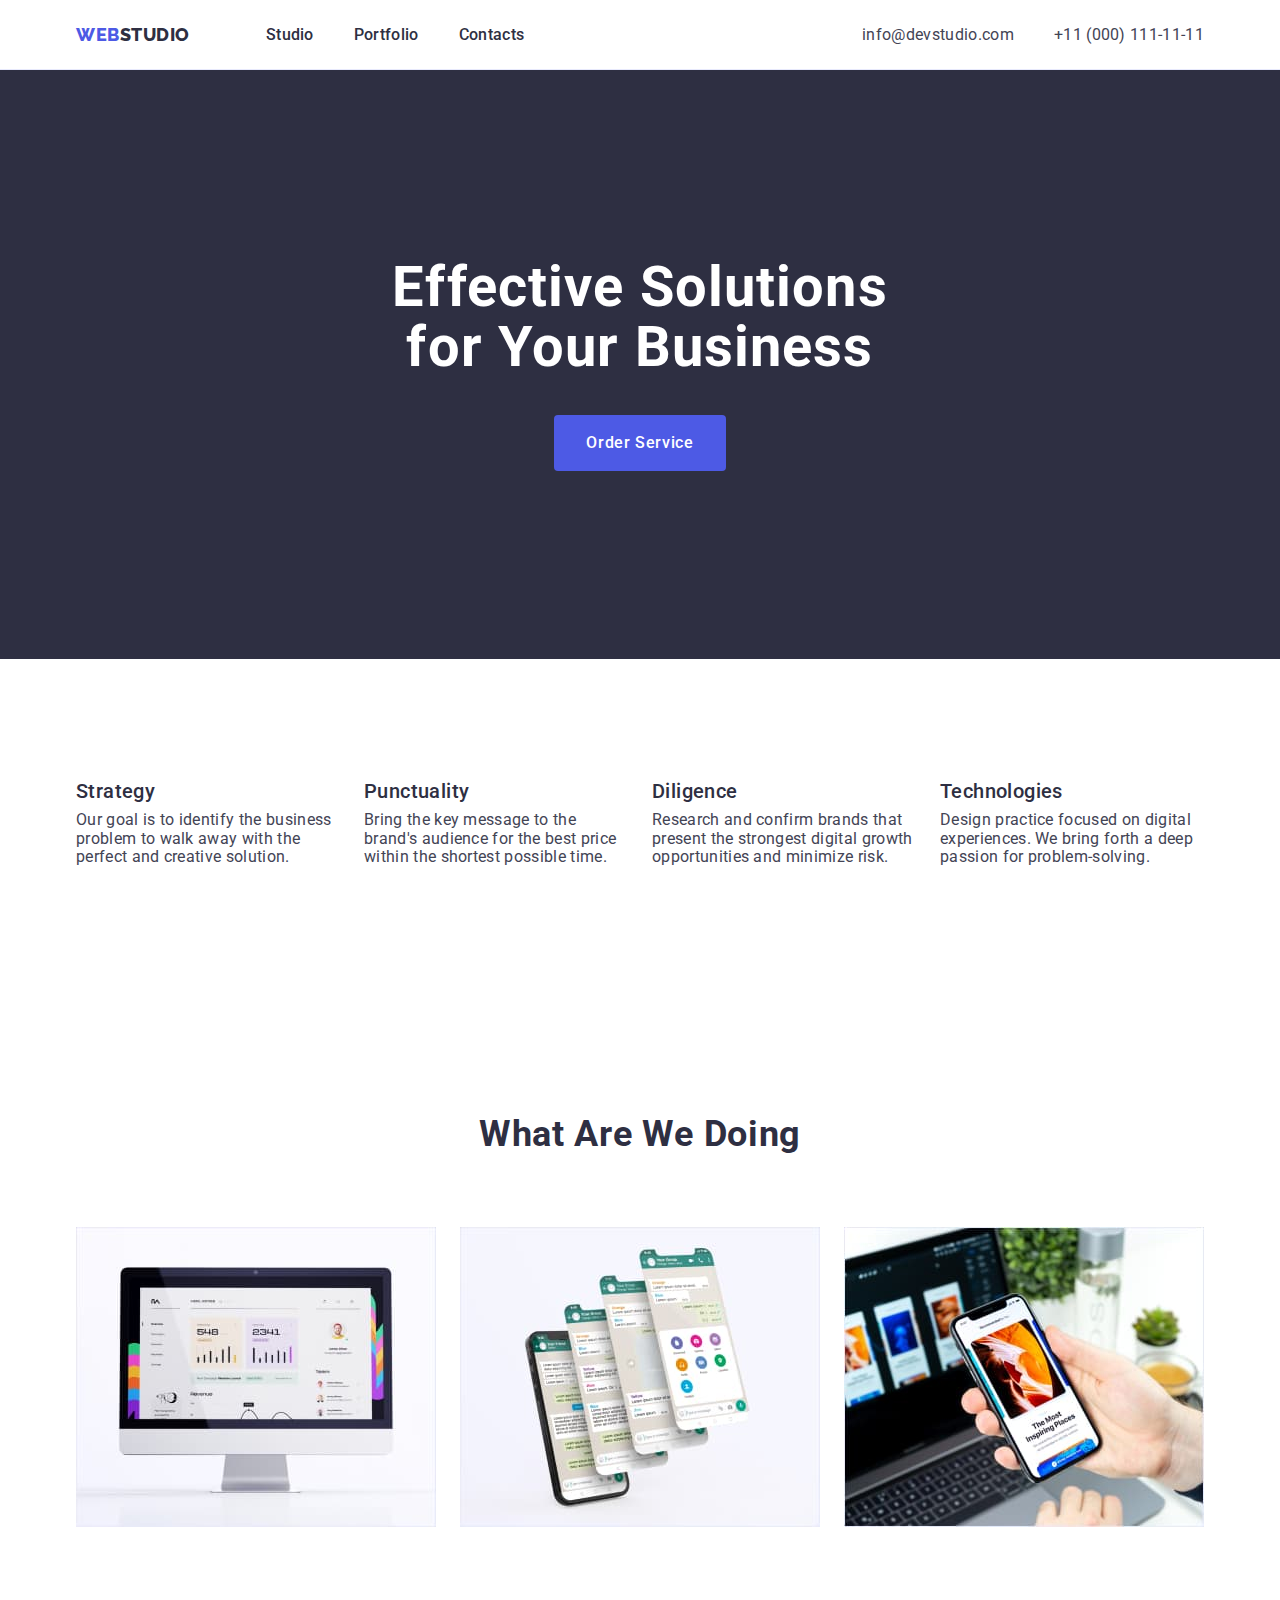
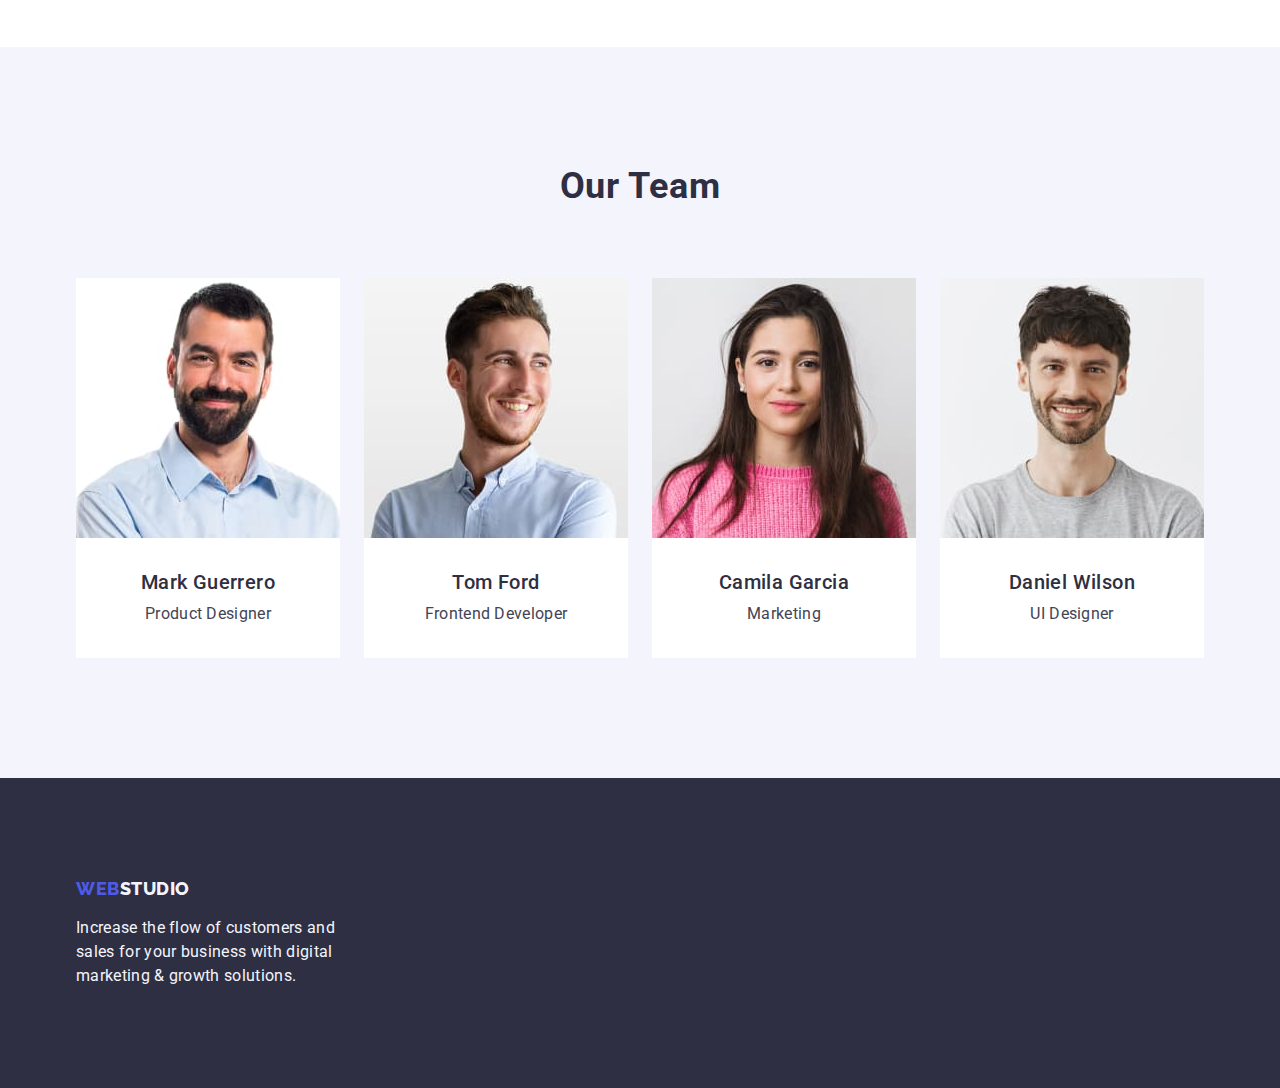
<file: index.html>
<!DOCTYPE html>
<html lang="en">

<head>
    <meta charset="UTF-8">
    <meta http-equiv="X-UA-Compatible" content="IE=edge">
    <meta name="viewport" content="width=device-width, initial-scale=1.0">
    <title>WEBSTUDIO</title>
    <link rel="stylesheet"
        href="https://cdnjs.cloudflare.com/ajax/libs/modern-normalize/2.0.0/modern-normalize.min.css" />
    <link rel="stylesheet" href="./css/styles.css" />
    <link rel="preconnect" href="https://fonts.googleapis.com">
    <link rel="preconnect" href="https://fonts.gstatic.com" crossorigin>
    <link href="https://fonts.googleapis.com/css2?family=Raleway:wght@800&family=Roboto:wght@400;500;700&display=swap"
        rel="stylesheet">
</head>

<body>
    <header class="header">
        <div class="container main-nav">
            <nav class="nav-link">
                <a href="./index.html" class="logo link">Web<span class="studio">Studio</span></a>
                <ul class="site-nav list">
                    <li class="item"><a href="./index.html" class="link">Studio</a></li>
                    <li class="item"><a href="./portfolio.html" class="link">Portfolio</a></li>
                    <li class="item"><a href="" class="link">Contacts</a></li>
                </ul>
            </nav>
            <address class="italic">
                <ul class="contakt list">
                    <li class="item"><a href="mailto:info@devstudio.com" class="link">info@devstudio.com</a></li>
                    <li class="item"><a href="tel:+110001111111" class="link">+11 (000) 111-11-11</a></li>
                </ul>
            </address>
        </div>
    </header>
    <main>

        <section class="title-big">
            <div class="container">
                <h1 class="hero">Effective Solutions for Your Business</h1>
                <button type="button" class="button">Order Service</button>
            </div>
        </section>

        <section class="section-strategy">
            <div class="container">
                <h2 class="visually-hidden">title</h2>
                <ul class="list title-site">
                    <li class="item">
                        <h3 class="section-title text-text">Strategy</h3>
                        <p class="text-text">Our goal is to identify the business
                            problem to walk away with the perfect and creative solution.</p>
                    </li>
                    <li class="item">
                        <h3 class="section-title text-text">Punctuality</h3>
                        <p class="text-text">Bring the key message to the brand's audience for the best price within the
                            shortest
                            possible
                            time.
                        </p>
                    </li>
                    <li class="item">
                        <h3 class="section-title text-text">Diligence</h3>
                        <p class="text-text">Research and confirm brands that present the strongest digital growth
                            opportunities
                            and minimize
                            risk.</p>
                    </li>
                    <li class="item">
                        <h3 class="section-title text-text">Technologies</h3>
                        <p class="text-text">Design practice focused on digital experiences. We bring forth a deep
                            passion
                            for
                            problem-solving.
                        </p>
                    </li>

                </ul>
            </div>
        </section>

        <section class="section">
            <div class="container">
                <h2 class="section-title font-top-title central">What are we doing</h2>
                <ul class="list foto-type">
                    <li class="item"><img class="foto" src="./images/img-1.jpg" alt="monitor" width="360"></li>
                    <li class="item"><img class="foto" src="./images/img-2.jpg" alt="telefon z vigrutoj programoj"
                            width="360"></li>
                    <li class="item"><img class="foto" src="./images/img-3.jpg" alt="telefon" width="360"></li>
                </ul>
            </div>
        </section>

        <section class="section-page">
            <div class="container">
                <h2 class="section-title font-top-title team">Our Team</h2>
                <ul class="list team-people">
                    <li class="item">
                        <img class="foto" src="./images/img-4.jpg" alt="Product Designer" width="264">
                        <div class="emploi">
                            <h3 class="section-title h-title">Mark Guerrero</h3>
                            <p class="text">Product Designer</p>
                        </div>
                    </li>
                    <li class="item">
                        <img class="foto" src="./images/img-5.jpg" alt="Frontend Developer" width="264">
                        <div class="emploi">
                            <h3 class="section-title h-title">Tom Ford</h3>
                            <p class="text">Frontend Developer</p>
                        </div>
                    </li>
                    <li class="item">
                        <img class="foto" src="./images/img-6.jpg" alt="Marketing" width="264">
                        <div class="emploi">
                            <h3 class="section-title h-title">Camila Garcia</h3>
                            <p class="text">Marketing</p>
                        </div>
                    </li>
                    <li class="item">
                        <img class="foto" src="./images/img-7.jpg" alt="UI Designer" width="264">
                        <div class="emploi">
                            <h3 class="section-title h-title">Daniel Wilson</h3>
                            <p class="text">UI Designer</p>
                        </div>
                    </li>
                </ul>
            </div>
        </section>
    </main>
    <footer class="footer">
        <div class="container footer-section">
            <a href="./index.html" class="logo link">Web<span class="studio-log">Studio</span></a>
            <p class="font font-footer">Increase the flow of customers and sales for your business with digital
                marketing &
                growth
                solutions.</p>
        </div>
    </footer>
</body>

</html>
</file>
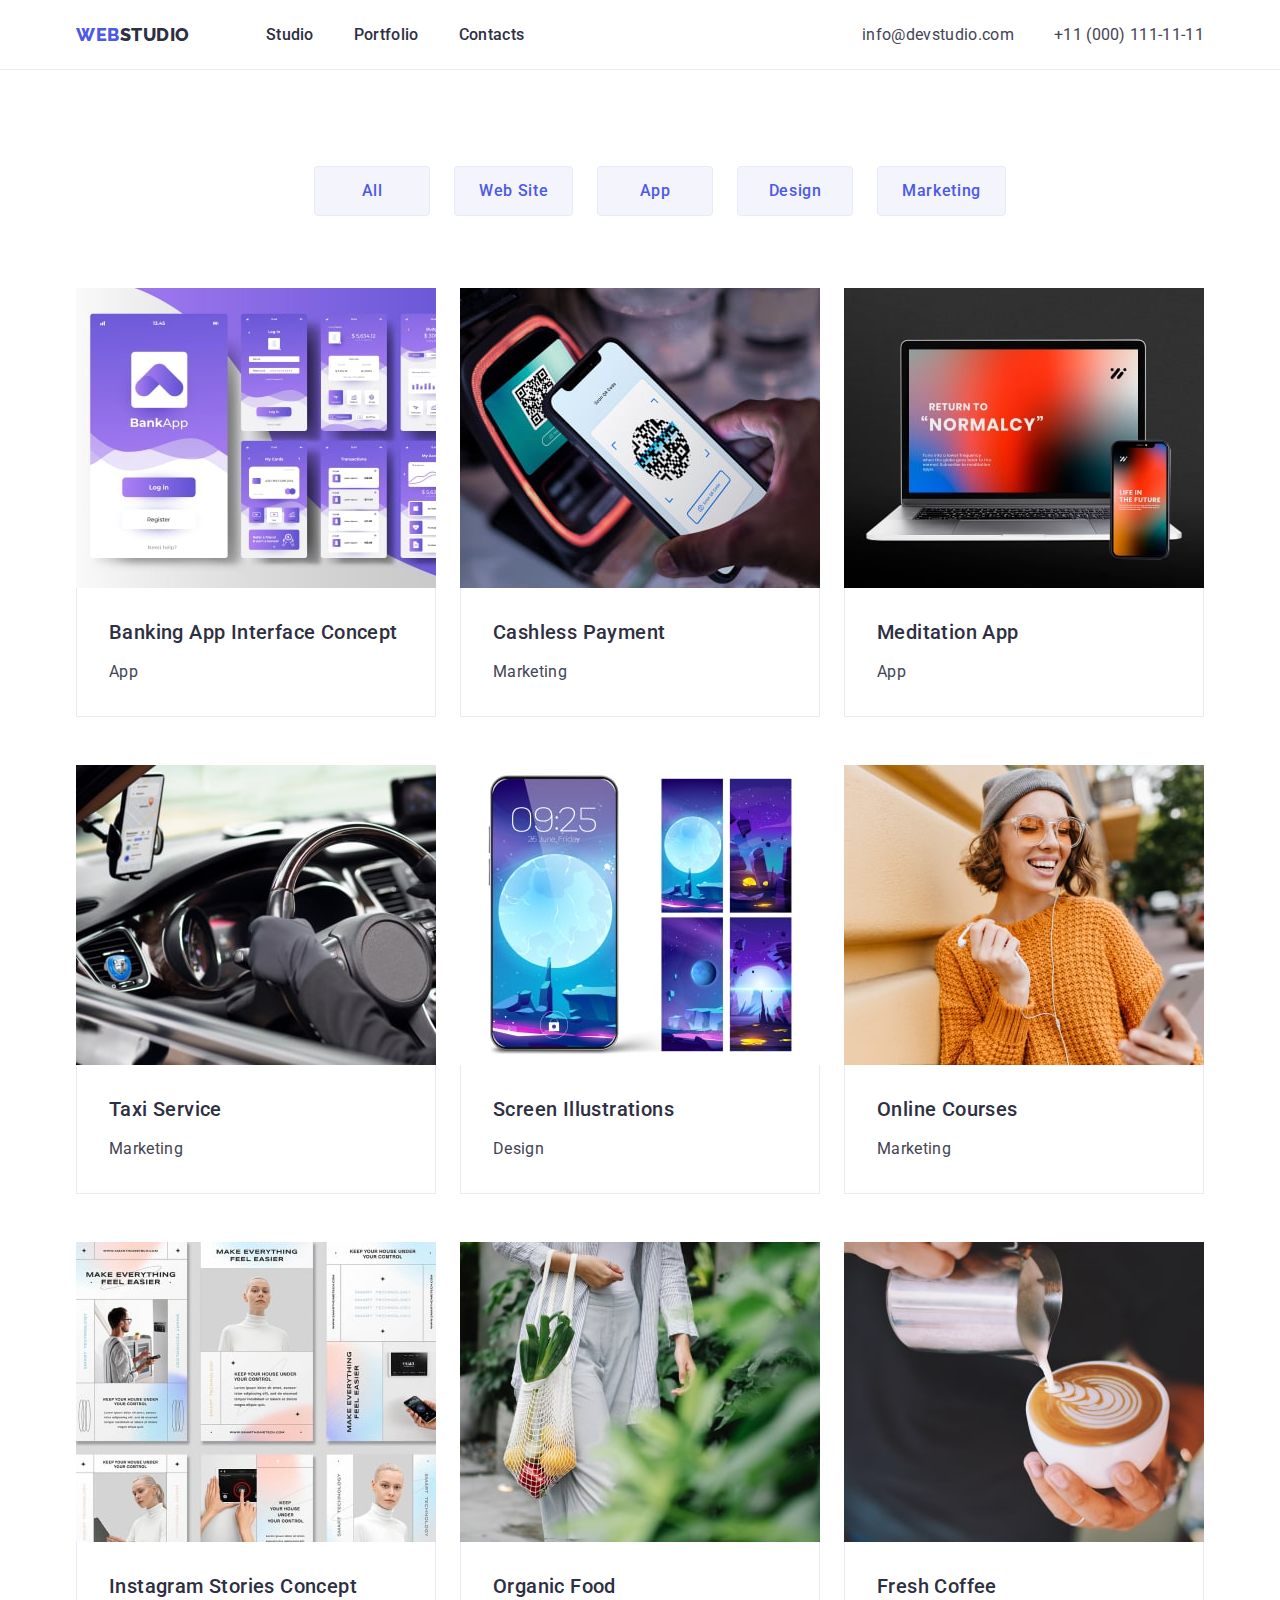
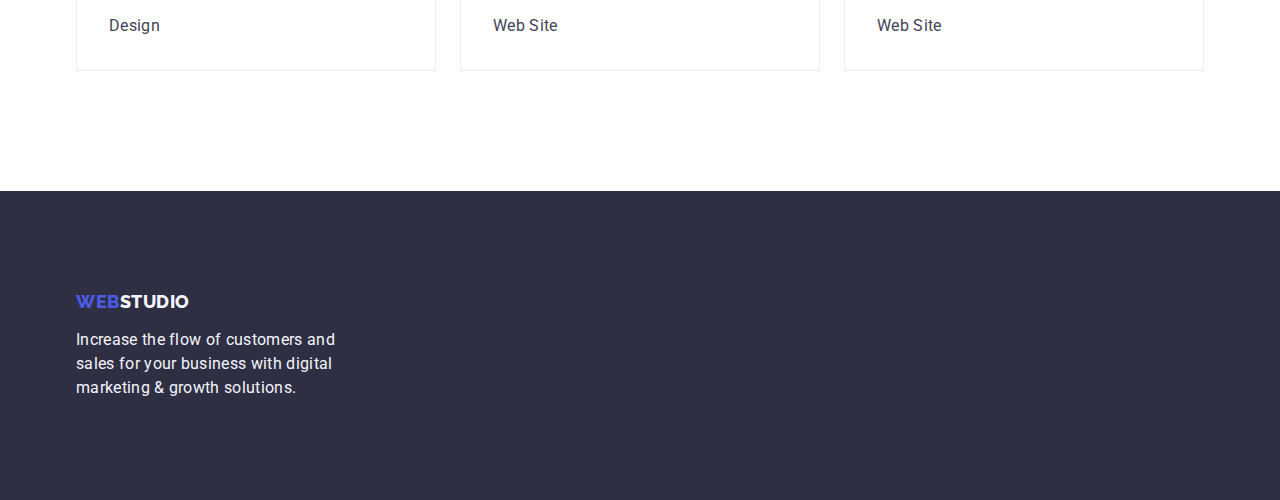
<file: portfolio.html>
<!DOCTYPE html>
<html lang="en">

<head>
    <meta charset="UTF-8">
    <meta http-equiv="X-UA-Compatible" content="IE=edge">
    <meta name="viewport" content="width=device-width, initial-scale=1.0">
    <title>WEBSTUDIO</title>
    <link rel="stylesheet"
        href="https://cdnjs.cloudflare.com/ajax/libs/modern-normalize/2.0.0/modern-normalize.min.css" />
    <link rel="stylesheet" href="./css/styles.css" />
    <link rel="preconnect" href="https://fonts.googleapis.com">
    <link rel="preconnect" href="https://fonts.gstatic.com" crossorigin>
    <link href="https://fonts.googleapis.com/css2?family=Raleway:wght@800&family=Roboto:wght@400;500;700&display=swap"
        rel="stylesheet">
</head>

<body>
    <header class="header">
        <div class="container main-nav">
            <nav class="nav-link">
                <a href="./index.html" class="logo link">Web<span class="studio">Studio</span></a>
                <ul class="site-nav list">
                    <li class="item"><a href="./index.html" class="link">Studio</a></li>
                    <li class="item"><a href="./portfolio.html" class="link">Portfolio</a></li>
                    <li class="item"><a href="" class="link">Contacts</a></li>
                </ul>
            </nav>
            <address class="italic">
                <ul class="contakt list">
                    <li class="item"><a href="mailto:info@devstudio.com" class="link">info@devstudio.com</a></li>
                    <li class="item"><a href="tel:+110001111111" class="link">+11 (000) 111-11-11</a></li>
                </ul>
            </address>
        </div>
    </header>
    <main>
        <section class="portfolio">
            <div class="container">

                <h1 class="visually-hidden">Portfolio</h1>
                <ul class="button-nav list link nav-but">
                    <li class="item">
                        <button type="button" class="botton-one">All</button>
                    </li>
                    <li class="item">
                        <button type="button" class="botton-one">Web Site</button>
                    </li>
                    <li class="item">
                        <button type="button" class="botton-one">App</button>
                    </li>
                    <li class="item">
                        <button type="button" class="botton-one">Design</button>
                    </li>
                    <li class="item">
                        <button type="button" class="botton-one">Marketing</button>
                    </li>
                </ul>

                <ul class="list menu">
                    <li class="item">
                        <a href="" class="link">
                            <img class="foto" src="./images/img-min.jpg" alt="Banking App" width="360">
                            <div class="site-web">
                                <h2 class="font-title">Banking App Interface Concept</h2>
                                <p class="font-app">App</p>
                            </div>
                        </a>
                    </li>
                    <li class="item">
                        <a href="" class="link">
                            <img class="foto" src="./images/img1min.jpg" alt="Payment" width="360">
                            <div class="site-web">
                                <h2 class="font-title">Cashless Payment</h2>
                                <p class="font-app">Marketing</p>
                            </div>
                        </a>
                    </li>
                    <li class="item">
                        <a href="" class="link list">
                            <img class="foto" src="./images/img2min.jpg" alt="Meditation App" width="360">
                            <div class="site-web">
                                <h2 class="font-title">Meditation App</h2>
                                <p class="font-app">App</p>
                            </div>
                        </a>
                    </li>
                    <li class="item">
                        <a href="" class="link list">
                            <img class="foto" src="./images/img3min.jpg" alt="Taxi Service" width="360">
                            <div class="site-web">
                                <h2 class="font-title">Taxi Service</h2>
                                <p class="font-app">Marketing</p>
                            </div>
                        </a>
                    </li>
                    <li class="item">
                        <a href="" class="link list">
                            <img class="foto" src="./images/img4min.jpg" alt="Screen" width="360">
                            <div class="site-web">
                                <h2 class="font-title">Screen Illustrations</h2>
                                <p class="font-app">Design</p>
                            </div>
                        </a>
                    </li>
                    <li class="item">
                        <a href="" class="link list">
                            <img class="foto" src="./images/img5min.jpg" alt="girl" width="360">
                            <div class="site-web">
                                <h2 class="font-title">Online Courses</h2>
                                <p class="font-app">Marketing</p>
                            </div>
                        </a>
                    </li>
                    <li class="item">
                        <a href="" class="link list">
                            <img class="foto" src="./images/img6min.jpg" alt="Concept" width="360">
                            <div class="site-web">
                                <h2 class="font-title">Instagram Stories Concept</h2>
                                <p class="font-app">Design</p>
                            </div>
                        </a>
                    </li>
                    <li class="item">
                        <a href="" class="link list">
                            <img class="foto" src="./images/img7min.jpg" alt="Organic Food" width="360">
                            <div class="site-web">
                                <h2 class="font-title">Organic Food</h2>
                                <p class="font-app">Web Site</p>
                            </div>
                        </a>
                    </li>
                    <li class="item">
                        <a href="" class="link list">
                            <img class="foto" src="./images/img8min.jpg" alt="Coffee" width="360">
                            <div class="site-web">
                                <h2 class="font-title">Fresh Coffee</h2>
                                <p class="font-app">Web Site</p>
                            </div>
                        </a>
                    </li>
                </ul>
            </div>
        </section>
    </main>
    <footer class="footer">
        <section>
            <div class="container footer-section">
                <a href="./index.html" class="logo link">Web<span class="studio-log">Studio</span></a>
                <p class="font font-footer">Increase the flow of customers and sales for your business with digital
                    marketing &
                    growth
                    solutions.</p>
            </div>
        </section>
    </footer>

</body>

</html>
</file>
<file: css/styles.css>
:root {
    --primery-text-color: #434455;
    --tittle-text-color: #2E2F42;
    --accent-text-color: #4D5AE5;
    --primery-white-color: #FFFFFF;
    --footer-logo-color: #F4F4FD;
    --buton-normal-color: #E7E9FC;
    --button-acktiv-color: #404BBF;
    --primery-header-color: #434455;

}

body {
    font-family: 'Roboto', sans-serif;
    color: var(--primery-text-color);
    background-color: var(--primery-white-color);
}

.list {
    list-style: none;
}

.link {
    text-decoration: none;
}

/* .item{
    outline: 2px solid red;
} */

.container {
    margin: 0 auto;
    padding: 0 15px;
    max-width: 1158px;
     /* outline:2px solid red;  */
}

.header{
    border-bottom: 1px solid #e7e9fc;
}

.portfolio{
    padding-top: 96px;
    padding-bottom: 120px;
}

.foto {
    display: block;
}

.section {
    padding: 120px 0;
}


.visually-hidden {
    position: absolute;
    width: 1px;
    height: 1px;
    margin: -1px;
    border: 0;
    padding: 0;

    white-space: nowrap;
    clip-path: inset(100%);
    clip: rect(0 0 0 0);
    overflow: hidden;
}




.logo {
    color: var(--accent-text-color);
    font-family: 'Raleway', sans-serif;
    font-style: normal;
    font-weight: 800;
    font-size: 18px;
    line-height: 1.17;
    letter-spacing: 0.03em;
    text-transform: uppercase;
    color: #4d5ae5;
    display: inline-block

}

.logo-studio {
    color: var(--tittle-text-color);
    font-family: 'Raleway', sans-serif;
    font-style: normal;
    font-weight: 800;
    font-size: 18px;
    line-height: 1.17;
    letter-spacing: 0.03em;
    text-transform: uppercase;
}

.nav-link > a{
    margin-right: 76px;
}

.studio {
    color: #2e2f42;
    /* margin-right: 76px; */
}


.site-nav .link.current {
    color: var(--button-acktiv-color)
}

.main-nav {
    display: flex;
    align-items: center;
    margin-left: auto;
    margin-top: 0;
}


.site-nav li{
    margin-right: 40px;
}

.site-nav li:last-child{
    margin-right: 0;
}
.site-nav {
    display: flex;
    margin-top: 0;
    margin-bottom: 0;
    margin-left: 0;
    padding-left: 0; 

}
/* .site-nav .item {
    margin-right: 40px;
    padding-top: 24px;
    padding-bottom: 24px;
} */
/* .site-nav .item:last-child {
    margin-right: 0;
} */

.nav-link {
    display: flex;
    align-items: center;
    margin-top: 0;
    margin-bottom: 0;
}


.nav-link a {

    padding: 24px 0;
}


.site-nav a {
    font-family: 'Roboto';
    font-style: normal;
    font-weight: 500;
    font-size: 16px;
    line-height: 1.50;
    letter-spacing: 0.02em;
    color: #2e2f42;


}

.site-nav a:hover,
.site-nav a:focus {
    color: var(--button-acktiv-color);

}

.italic {
    font-style: normal;
    margin-left: auto;


}

.contakt {
    display: flex;
}

.contakt a {
    color: var(--primery-header-color);
    font-family: 'Roboto';
    font-style: normal;
    font-weight: 400;
    font-size: 16px;
    line-height: 1.50;
    letter-spacing: 0.02em;
    margin-top: 0;
    margin-bottom: 0;
    align-items: center;
    margin-left: auto;
}

.contakt li {
    margin-right: 40px;
}

.contakt li:last-child{
    margin-right: 0;
}
.contakt :hover,
.contakt :focus {
    color: var(--button-acktiv-color);
}

.section-title {
    color: var(--tittle-text-color);
    margin-top: 0px;
    margin-bottom: 8px;
    text-align: center;
    font-family: 'Roboto';
    font-style: normal;
    font-weight: 500;
    font-size: 20px;
    line-height: 1.20;
    letter-spacing: 0.02em;
    color: var(--tittle-text-color);

}

.hero {
    color: var(--primery-white-color);
    font-family: 'Roboto';
    font-style: normal;
    font-weight: 700;
    text-align: center;
    font-size: 56px;
    line-height: 1.07;
    letter-spacing: 0.02em;
    margin-top: 0;
    margin-bottom: 48;
    max-width: 496px;
    margin-left: auto;
    margin-right: auto;
}

.title-big {
    color: var(--primery-white-color);
    background: var(--tittle-text-color);
    font-family: 'Roboto';
    font-style: normal;
    font-weight: 700;
    font-size: 56px;
    line-height: 1.07;
    text-align: center;
    padding: 188px 0;
}


.button {
    background: var(--accent-text-color);
    color: var(--primery-white-color);
    font-family: Roboto, sans-serif;
    font-style: normal;
    font-weight: 500;
    font-size: 16px;
    line-height: 1.50;
    align-items: center;
    letter-spacing: 0.04em;
    cursor: pointer;
    border-radius: 4px;
    padding: 16px 32px;
    display: block;
    min-width: 169px;
    text-align: center;
    border: 1px solid transparent;
    margin-top: 0;
    height: 56px;
    border: none;
    margin-left: auto;
    margin-right: auto;

}

.button:hover,
.button:focus {
    background: var(--button-acktiv-color);
}

.font-title {
    color: var(--tittle-text-color);
    margin-top: 0px;
    margin-bottom: 8px;
    text-align: center;
    font-family: 'Roboto';
    font-style: normal;
    font-weight: 500;
    font-size: 20px;
    line-height: 1.20;
    letter-spacing: 0.02em;
    color: var(--tittle-text-color);
    margin-left: 16px;
    text-align: left;

}

.section-strategy{
    padding: 120px 0;
}



.title-site {
    display: flex;
}

.title-site .item {
    width: calc((100% - 72px) / 4);
    margin-right: 24px;

}

.title-site .item:last-child {
    margin-right: 0;
}

.title-site {
    padding: 0;
    margin: 0;
}

.text-text {
    text-align: left;
    margin: 0;
    min-width: 264px;
    margin-bottom: 8px;
    letter-spacing: 0.02em;

}

.text {
    font-family: 'Roboto';
    margin-top: 0;
    margin-bottom: 0;
    font-style: normal;
    font-weight: 400;
    font-size: 16px;
    line-height: 1.50;
    letter-spacing: 0.02em;
    color: var(--primery-text-color);
    text-align: center;


}

.font {
    font-family: 'Roboto';
    font-style: normal;
    font-weight: 400;
    font-size: 16px;
    line-height: 1.50;
    letter-spacing: 0.02em;
    color: var(--primery-text-color);
}

.font-app{
    font-family: 'Roboto';
    font-style: normal;
    font-weight: 400;
    font-size: 16px;
    line-height: 1.50;
    letter-spacing: 0.02em;
    color: var(--primery-text-color);
    margin-left: 16px;
    margin-bottom: 0;
}

.font-top-title {
    font-family: 'Roboto';
    font-style: normal;
    font-weight: 700;
    font-size: 36px;
    line-height: 1.11;
    letter-spacing: 0.02em;
    text-transform: capitalize;

}

.margin{
    padding-top: 0;
}
.foto-type {
    display: flex;
    margin: 0;
    padding: 0;
}

.foto-type .item {
    width: calc((100% - 48px) / 3);
    margin-right: 24px;
}

.foto-type .item:last-child {
    margin-right: 0;
}

.section-page {
    background: var(--footer-logo-color);
    padding: 120px 0;
}

.team {
    background-color: var(--primery-white-color);
}


.logo-footer {
    font-family: 'Raleway', sans-serif;
    font-style: normal;
    font-weight: 800;
    font-size: 18px;
    line-height: 1.17;
    color: var(--accent-text-color)
}

.button-nav button {
    color: var(--accent-text-color);
    background: var(--footer-logo-color);
    font-family: "Roboto", sans-serif;
    font-style: normal;
    font-weight: 500;
    font-size: 16px;
    line-height: 1.50;
    letter-spacing: 0.04em;
    cursor: pointer;
    border-radius: 4px;
    min-width: 116px;
    padding-top: 12px;
    padding-right: 24px;
    padding-bottom: 12px;
    padding-left: 24px;
    display: inline-block;
    text-align: center;
    border: 1px solid #E7E9FC;

}


.nav-but {
    display: flex;
    margin-top: 0;
    margin-left: auto;
    margin-right: auto;
    margin-bottom: 0;
    justify-content: center;
    margin-bottom: 72px;
}

.nav-but .item {
    margin-right: 24px;


}

.nav-but .item:last-child {
    margin-right: 0;
}

.button-nav button:hover,
.button-nav button:focus {
    color: var(--primery-white-color);
    background: var(--button-acktiv-color);
    border: 1px solid transparent
}

.site-web{
    padding: 32px 16px;
    border: 1px solid #e7e9fc;
    border-top: none;

}

.menu {
    display: flex;
    flex-wrap: wrap;
    padding: 0;
    margin-bottom: 0;
    margin-top: 0;
}

.menu .item {
    width: 360px;
    margin-right: 24px;
    margin-bottom: 48px;

}

.menu .item:nth-child(3n) {
    margin-right: 0;
}

.menu .item:nth-last-child(-n + 3) {
    margin-bottom: 0;
}



.central {
    text-align: center;
    margin-bottom: 72px;
}


.team {
    text-align: center;
    margin-bottom: 72px;
    background-color: var(--footer-logo-color);
}

.team-people {
    padding-left: 0;
    padding-right: 0;
    padding-top: 0;
    padding-bottom: 0;
    margin-bottom: 0px;
    display: flex;
    
}


.team-people .item {
    width: calc((100% - 72px) / 4);
    border-radius: 0px 0px 4px 4px;
    margin-right: 24px;
    border-radius: 0px 0px 4px 4px;
}

.team-people .item:last-child {
    margin-right: 0;
}

.emploi {
    padding: 32px 16px;
    background-color: var(--primery-white-color);
}

.h-title {
    text-align: center;
    margin-bottom: 8px
}

.p-title {
    text-align: center;
}

.footer {
    color: var(--primery-white-color);
    background: var(--tittle-text-color);
    padding: 100px 0;
}




.studio-log {
    color: var(--footer-logo-color);
    font-family: 'Raleway' sans-serif;
    font-style: normal;
    font-weight: 800;
    font-size: 18px;
    line-height: 1.17;
    align-items: center;
    letter-spacing: 0.03em;
    text-transform: uppercase;
    display: inline-block;
}

.footer-section a{
    margin-bottom: 16px;
}



.font-footer {
    max-width: 264px;
    color: var(--footer-logo-color);
    margin-top: 0;
    margin-bottom: 0;
    

}
</file>
